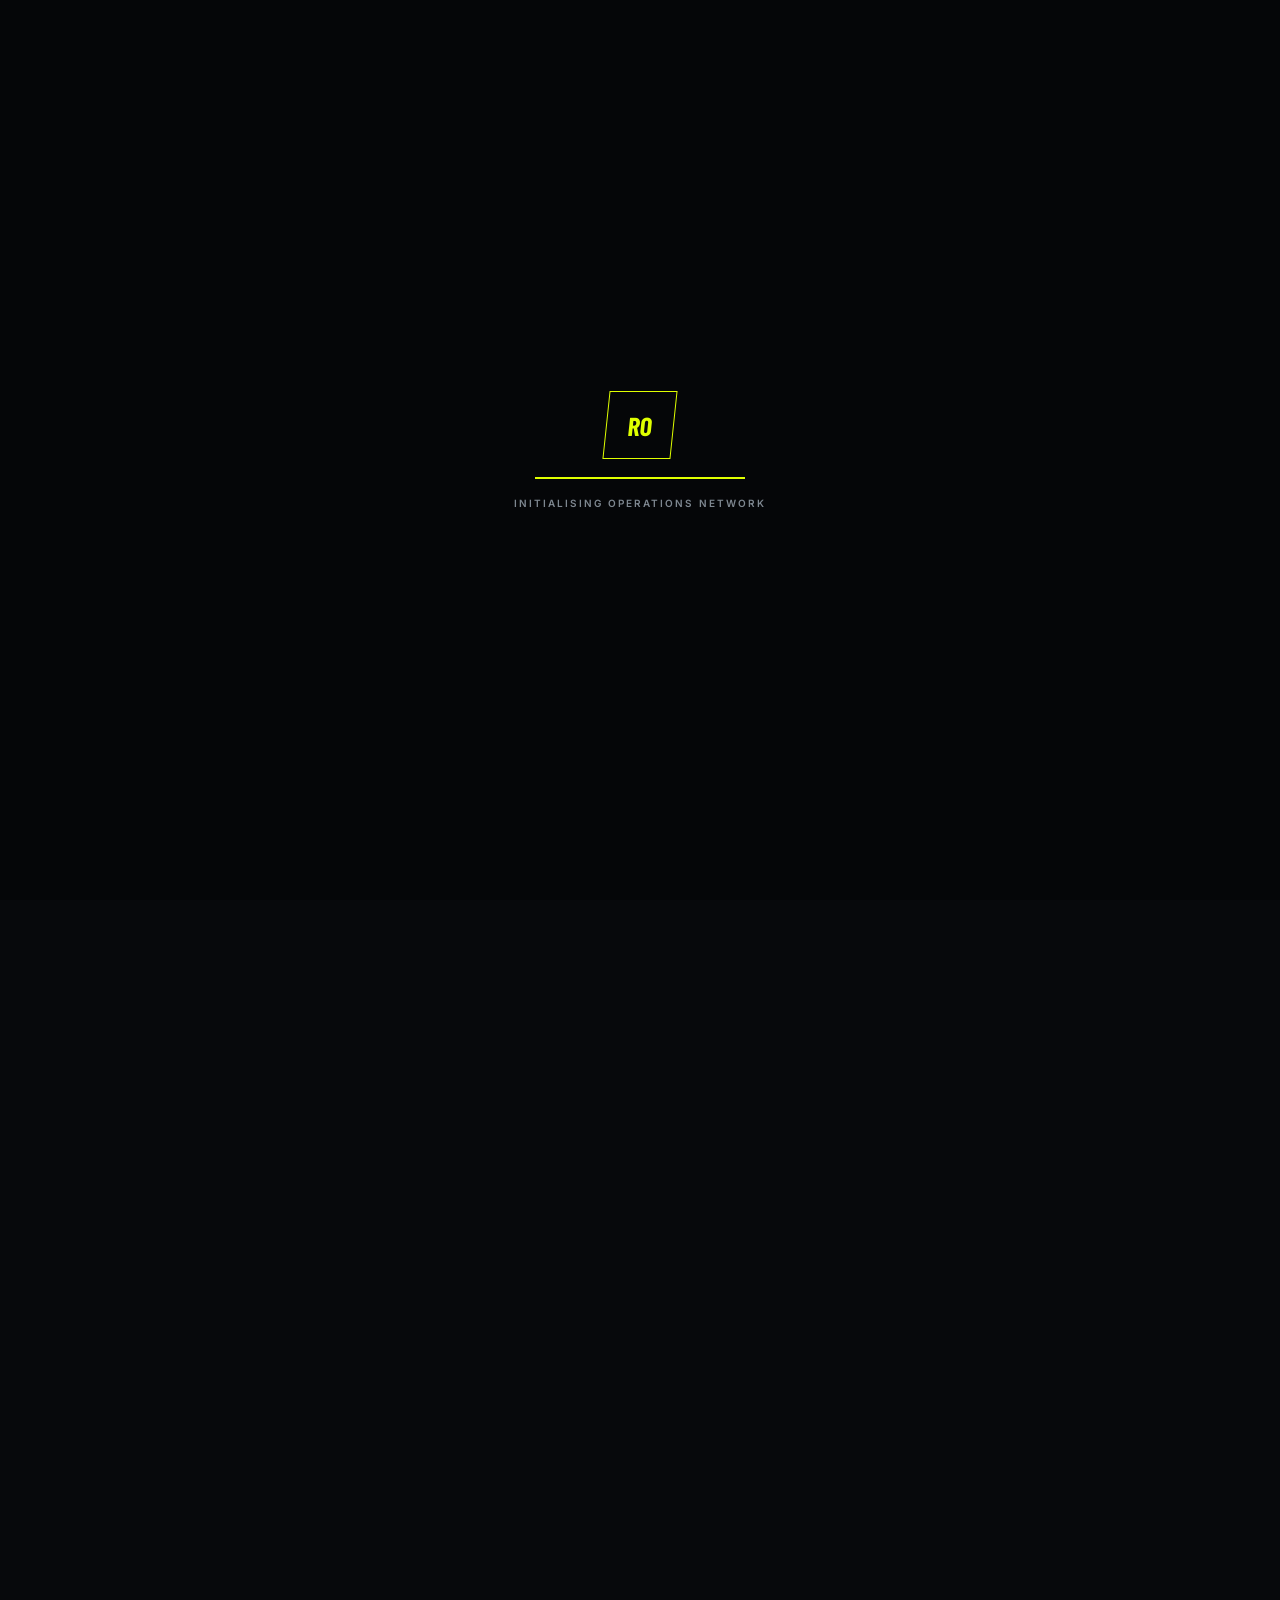
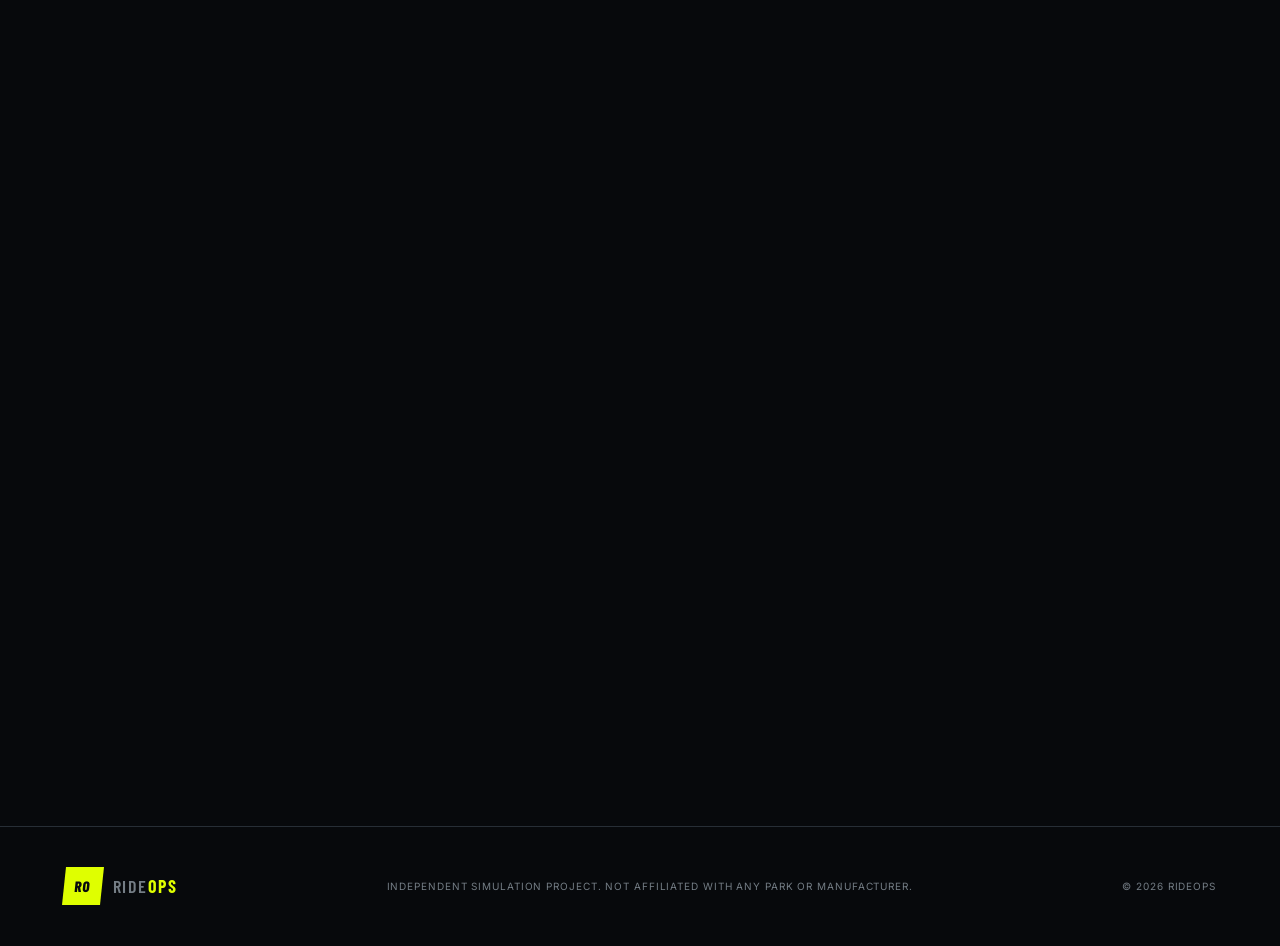
<file: index.html>
<!doctype html><html lang="en"><head><meta charset="utf-8"><meta name="viewport" content="width=device-width,initial-scale=1"><meta name="theme-color" content="#07090c"><title>RideOps // Operator Training</title><meta name="description" content="A browser-based theme park ride operations simulator."><link rel="preconnect" href="https://fonts.googleapis.com"><link rel="preconnect" href="https://fonts.gstatic.com" crossorigin><link href="https://fonts.googleapis.com/css2?family=Barlow+Condensed:wght@500;600;700&family=Inter:wght@400;500;600;700&display=swap" rel="stylesheet"><link rel="stylesheet" href="css/main.css"></head>
<body class="landing-page"><div id="app-loader" class="loader"><div class="loader__mark">RO</div><div class="loader__track"><i></i></div><span>Initialising operations network</span></div><div class="noise" aria-hidden="true"></div>
<header class="site-header"><a class="brand" href="index.html"><span class="brand__icon">RO</span><span>RIDE<strong>OPS</strong></span></a><nav><a href="#systems">Systems</a><a href="catalogue.html">Attractions</a><a href="#briefing">Briefing</a></nav><div class="header-actions"><button class="icon-button" data-audio-toggle aria-label="Toggle audio">◖</button><a class="button button--ghost" data-session-link href="login.html">Operator login</a></div></header>
<main><section class="hero"><div class="hero__visual" aria-hidden="true"><div class="orbit orbit--one"></div><div class="orbit orbit--two"></div><div class="ride-silhouette"><i></i><span></span></div></div><div class="hero__content reveal"><p class="eyebrow"><span class="status-dot"></span> Operations network online</p><h1>Run the ride.<br><em>Own the outcome.</em></h1><p class="hero__lede">A precision operations simulator built around procedure, timing and control. Master complex attractions from the operator's chair.</p><div class="hero__actions"><a class="button button--primary" href="catalogue.html">Enter operations <span>→</span></a><button class="button button--text" data-scroll="#briefing">View briefing <span>↓</span></button></div><dl class="hero__stats"><div><dt>01</dt><dd>Playable attraction</dd></div><div><dt>18</dt><dd>Active interlocks</dd></div><div><dt>100%</dt><dd>Manual authority</dd></div></dl></div><div class="hero__rail"><span>RIDEOPS / BUILD 0.8.0</span><span>SCROLL TO EXPLORE</span></div></section>
<section id="briefing" class="briefing section-shell reveal"><div><p class="eyebrow">Operator briefing 001</p><h2>There is no<br>“just press start.”</h2></div><div class="briefing__copy"><p>Every dispatch is a sequence. Check the platform. Secure the restraints. Confirm the interlocks. Take control.</p><p>RideOps models the pressure and precision of a real operator console—not an arcade approximation.</p></div></section>
<section id="systems" class="systems section-shell"><article class="feature reveal"><span>01 / PROCEDURE</span><h3>Interlocked systems</h3><p>Dispatch logic enforces platform clearance, restraint verification, gates and system health.</p></article><article class="feature reveal"><span>02 / CONTROL</span><h3>Manual authority</h3><p>Hold-to-run controls, drive enable, speed selection and a latching emergency stop.</p></article><article class="feature reveal"><span>03 / TELEMETRY</span><h3>Live feedback</h3><p>Readable diagnostics, state annunciators and operational scoring make each action accountable.</p></article></section>
<section class="cta section-shell reveal"><p class="eyebrow">Training slot available</p><h2>Toxicator is ready<br>for handover.</h2><a class="button button--primary" href="simulator.html">Take the console <span>→</span></a></section></main><footer><a class="brand" href="index.html"><span class="brand__icon">RO</span><span>RIDE<strong>OPS</strong></span></a><p>Independent simulation project. Not affiliated with any park or manufacturer.</p><span>© 2026 RIDEOPS</span></footer><script type="module" src="js/app.js"></script></body></html>
</file>
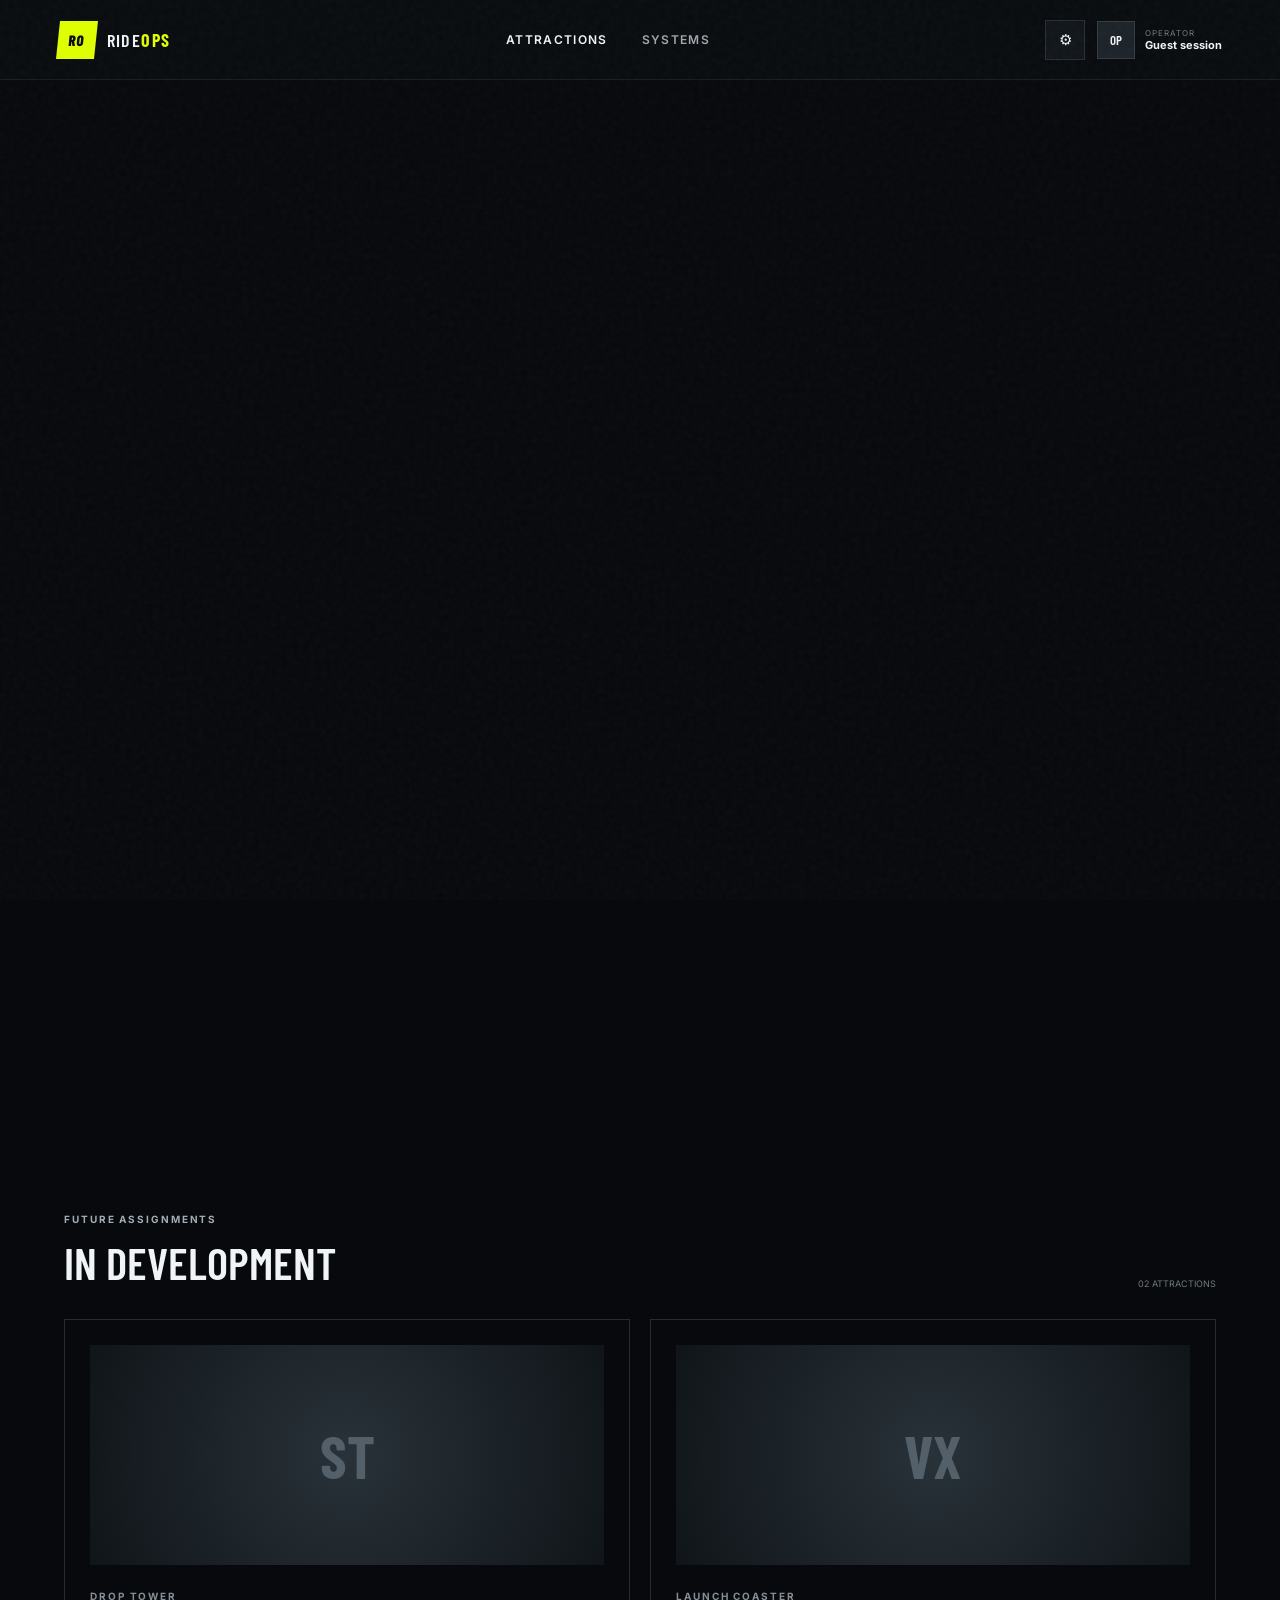
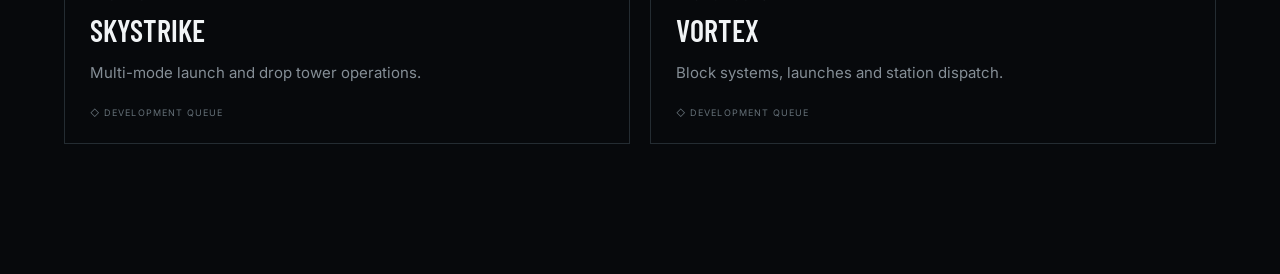
<file: catalogue.html>
<!doctype html><html lang="en"><head><meta charset="utf-8"><meta name="viewport" content="width=device-width,initial-scale=1"><title>Attraction Roster // RideOps</title><link rel="preconnect" href="https://fonts.googleapis.com"><link rel="preconnect" href="https://fonts.gstatic.com" crossorigin><link href="https://fonts.googleapis.com/css2?family=Barlow+Condensed:wght@500;600;700&family=Inter:wght@400;500;600;700&display=swap" rel="stylesheet"><link rel="stylesheet" href="css/main.css"></head>
<body class="catalogue-page"><div class="noise"></div><header class="site-header site-header--solid"><a class="brand" href="index.html"><span class="brand__icon">RO</span><span>RIDE<strong>OPS</strong></span></a><nav><a class="active" href="catalogue.html">Attractions</a><a href="index.html#systems">Systems</a></nav><div class="header-actions"><button class="icon-button" data-settings-open>⚙</button><div class="operator-chip"><span data-avatar>OP</span><div><small>OPERATOR</small><strong data-operator-name>Guest session</strong></div></div></div></header>
<main class="catalogue"><section class="catalogue__intro reveal"><div><p class="eyebrow">Operations roster / Sector 01</p><h1>Choose your<br><em>assignment.</em></h1></div><p>Train against authentic procedures, layered interlocks and fully manual ride sequences. Your decisions are logged.</p></section>
<section class="featured-ride reveal"><div class="featured-ride__art"><div class="ride-emblem"><span>TX</span><i></i></div><div class="availability"><span class="status-dot"></span> Available now</div></div><div class="featured-ride__info"><p class="eyebrow">Suspended Top Spin / Advanced</p><h2>Toxicator</h2><p>A floorless, back-to-back Top Spin operation. Coordinate platform procedures, prove every safety circuit, and shape the full arm and gondola envelope from a detailed operator console.</p><div class="ride-tags"><span>Manual control</span><span>Live interlocks</span><span>WebGL</span></div><dl class="ride-specs"><div><dt>RIDE TYPE</dt><dd>Suspended Top Spin</dd></div><div><dt>CAPACITY</dt><dd>38 riders</dd></div><div><dt>CYCLE</dt><dd>02:30</dd></div><div><dt>DIFFICULTY</dt><dd><i></i><i></i><i></i><i></i><i class="off"></i></dd></div></dl><a class="button button--primary" href="simulator.html">Begin operation <span>→</span></a></div></section>
<section class="coming"><div class="section-heading"><div><p class="eyebrow">Future assignments</p><h2>In development</h2></div><span>02 ATTRACTIONS</span></div><div class="ride-grid"><article class="ride-card"><div class="ride-card__art ride-card__art--tower"><span>ST</span></div><p class="eyebrow">Drop tower</p><h3>Skystrike</h3><p>Multi-mode launch and drop tower operations.</p><span class="lock">◇ Development queue</span></article><article class="ride-card"><div class="ride-card__art ride-card__art--coaster"><span>VX</span></div><p class="eyebrow">Launch coaster</p><h3>Vortex</h3><p>Block systems, launches and station dispatch.</p><span class="lock">◇ Development queue</span></article></div></section></main>
<div id="settings-modal" class="modal" hidden><div class="modal__backdrop" data-settings-close></div><section class="modal__card"><div class="modal__head"><div><p class="eyebrow">Local preferences</p><h2>Settings</h2></div><button class="icon-button" data-settings-close>×</button></div><label class="setting-row"><span><strong>Interface sounds</strong><small>Panel clicks and alerts</small></span><input type="checkbox" data-setting="audio" checked></label><label class="setting-row"><span><strong>Reduced motion</strong><small>Limit interface animation</small></span><input type="checkbox" data-setting="reducedMotion"></label><label class="setting-row"><span><strong>High contrast</strong><small>Increase panel legibility</small></span><input type="checkbox" data-setting="highContrast"></label></section></div><script type="module" src="js/catalogue.js"></script></body></html>
</file>
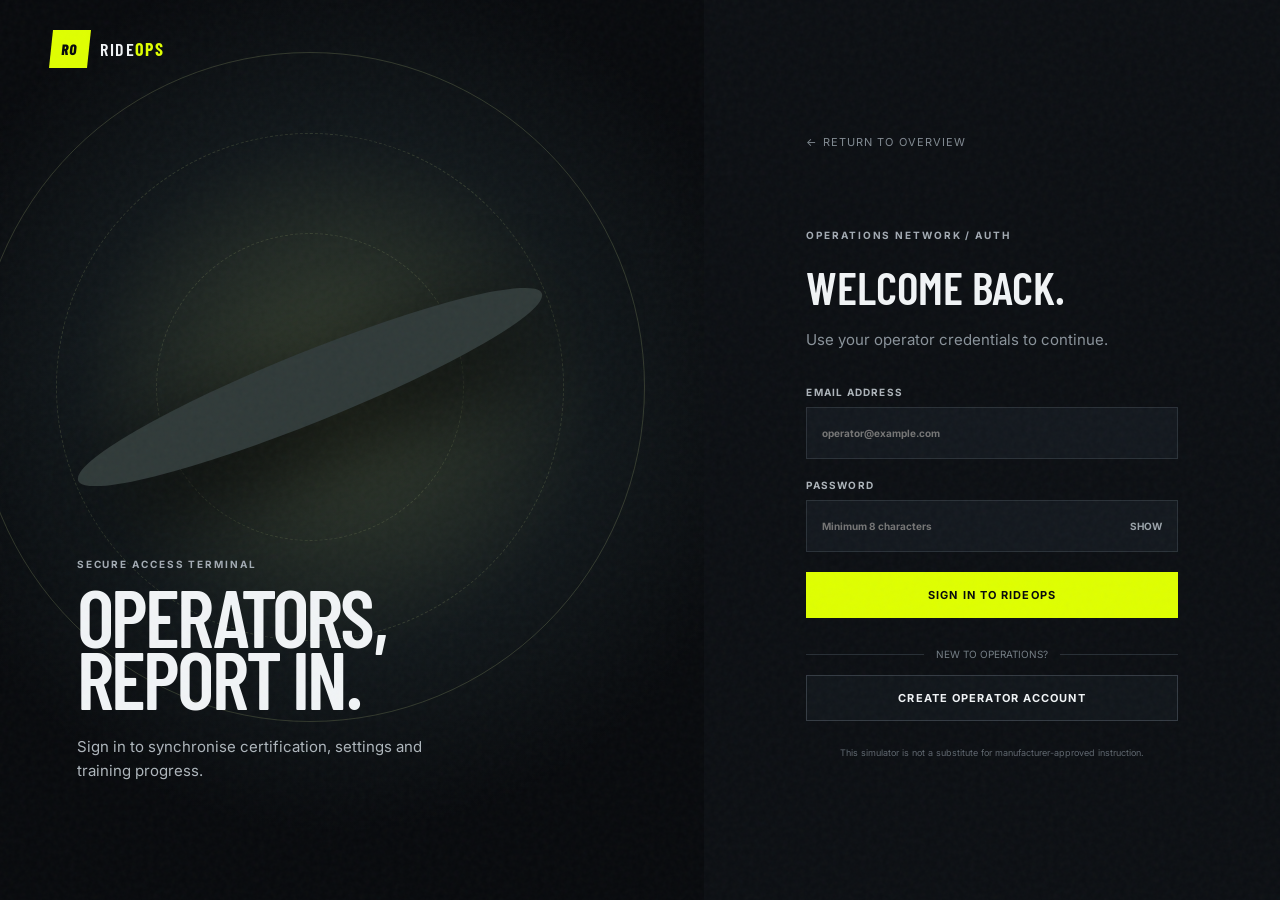
<file: login.html>
<!doctype html><html lang="en"><head><meta charset="utf-8"><meta name="viewport" content="width=device-width,initial-scale=1"><title>Operator Access // RideOps</title><link rel="preconnect" href="https://fonts.googleapis.com"><link rel="preconnect" href="https://fonts.gstatic.com" crossorigin><link href="https://fonts.googleapis.com/css2?family=Barlow+Condensed:wght@500;600;700&family=Inter:wght@400;500;600;700&display=swap" rel="stylesheet"><link rel="stylesheet" href="css/main.css"></head><body class="auth-page"><div class="noise"></div><a class="brand auth-brand" href="index.html"><span class="brand__icon">RO</span><span>RIDE<strong>OPS</strong></span></a><main class="auth-layout"><section class="auth-art"><div class="auth-art__ring"></div><div class="auth-art__caption"><p class="eyebrow">Secure access terminal</p><h1>Operators,<br>report in.</h1><p>Sign in to synchronise certification, settings and training progress.</p></div></section><section class="auth-panel"><div class="auth-card"><a class="back-link" href="index.html">← Return to overview</a><p class="eyebrow">Operations network / Auth</p><h2 id="auth-title">Welcome back.</h2><p id="auth-subtitle" class="muted">Use your operator credentials to continue.</p><div id="auth-alert" class="alert" role="alert" hidden></div><form id="auth-form" novalidate><label>Email address<input id="email" name="email" type="email" autocomplete="email" placeholder="operator@example.com" required></label><label>Password<span class="field-wrap"><input id="password" name="password" type="password" autocomplete="current-password" minlength="8" placeholder="Minimum 8 characters" required><button type="button" class="reveal-password">Show</button></span></label><button id="auth-submit" class="button button--primary button--wide" type="submit"><span>Sign in to RideOps</span><i class="spinner"></i></button></form><div class="auth-divider"><span>New to operations?</span></div><button id="auth-mode" class="button button--ghost button--wide">Create operator account</button><p class="legal">This simulator is not a substitute for manufacturer-approved instruction.</p></div></section></main><script type="module" src="js/auth-page.js"></script></body></html>
</file>
<file: css/main.css>
:root{--bg:#07090c;--panel:#101419;--panel2:#151a20;--line:#272e36;--muted:#8b949e;--white:#f1f4f6;--acid:#dfff00;--cyan:#45d7ff;--red:#ff3b32;--amber:#ffb020;--head:'Barlow Condensed',sans-serif;--body:Inter,sans-serif;--mono:'JetBrains Mono',monospace;--shadow:0 30px 90px #0008}*{box-sizing:border-box}html{scroll-behavior:smooth}body{margin:0;background:var(--bg);color:var(--white);font-family:var(--body);font-size:15px}a{color:inherit;text-decoration:none}button,input,select{font:inherit}button{color:inherit}button:focus-visible,a:focus-visible,input:focus-visible,select:focus-visible{outline:2px solid var(--acid);outline-offset:3px}.noise{position:fixed;inset:0;pointer-events:none;z-index:50;opacity:.035;background-image:url("data:image/svg+xml,%3Csvg viewBox='0 0 180 180' xmlns='http://www.w3.org/2000/svg'%3E%3Cfilter id='n'%3E%3CfeTurbulence type='fractalNoise' baseFrequency='.9' numOctaves='3' stitchTiles='stitch'/%3E%3C/filter%3E%3Crect width='100%25' height='100%25' filter='url(%23n)'/%3E%3C/svg%3E")}.loader{position:fixed;inset:0;background:#050608;z-index:1000;display:grid;place-content:center;justify-items:center;gap:18px;transition:opacity .5s,visibility .5s}.loader.is-hidden{opacity:0;visibility:hidden}.loader__mark{width:68px;height:68px;display:grid;place-items:center;border:1px solid var(--acid);font:700 26px var(--head);color:var(--acid);transform:skew(-6deg)}.loader__track{width:210px;height:2px;background:#242a30;overflow:hidden}.loader__track i{display:block;height:100%;background:var(--acid);animation:load 1.2s ease-in-out infinite}.loader span{font:600 10px var(--body);letter-spacing:.2em;text-transform:uppercase;color:#7e8790}@keyframes load{0%{width:0;transform:translateX(0)}50%{width:70%}100%{width:35%;transform:translateX(210px)}}.brand{display:flex;align-items:center;gap:11px;font:600 18px var(--head);letter-spacing:.08em}.brand strong{color:var(--acid)}.brand__icon{display:grid;place-items:center;width:38px;height:38px;background:var(--acid);color:#080a0c;font:800 15px var(--head);transform:skew(-6deg)}.site-header{height:80px;position:absolute;z-index:10;top:0;left:0;right:0;display:flex;align-items:center;padding:0 4.5vw;border-bottom:1px solid #ffffff12}.site-header--solid{position:relative;background:#090c0f}.site-header nav{display:flex;gap:34px;margin:auto;font-size:12px;font-weight:600;text-transform:uppercase;letter-spacing:.11em}.site-header nav a{color:#a0a7ad;transition:.2s}.site-header nav a:hover,.site-header nav .active{color:var(--white)}.header-actions{display:flex;align-items:center;gap:12px}.icon-button{width:40px;height:40px;border:1px solid var(--line);background:#11161b;display:grid;place-items:center;cursor:pointer}.button{min-height:46px;border:1px solid transparent;padding:0 20px;display:inline-flex;align-items:center;justify-content:center;gap:35px;text-transform:uppercase;letter-spacing:.1em;font-size:11px;font-weight:700;cursor:pointer;background:transparent;transition:.2s}.button--primary{background:var(--acid);color:#080a0c}.button--primary:hover{background:#edff6a;transform:translateY(-2px);box-shadow:0 8px 28px #dfff0026}.button--ghost{border-color:#343b43;background:#11161b}.button--ghost:hover{border-color:#79838d}.button--text{border:0;color:#b7bec5}.button--wide{width:100%}.eyebrow{text-transform:uppercase;letter-spacing:.19em;font-size:10px;font-weight:700;color:#a3abb3}.status-dot{width:7px;height:7px;display:inline-block;border-radius:50%;background:var(--acid);box-shadow:0 0 12px var(--acid);margin-right:8px}.hero{min-height:760px;height:100vh;position:relative;overflow:hidden;display:flex;align-items:center;padding:105px 8vw 70px;background:radial-gradient(circle at 72% 42%,#283029 0,#10151a 24%,#07090c 58%)}.hero:before{content:"";position:absolute;inset:0;background:linear-gradient(90deg,#07090c 0,transparent 48%),linear-gradient(0deg,#07090c 0,transparent 35%)}.hero__content{position:relative;z-index:2;max-width:700px}.hero h1,.auth-art h1{font:600 clamp(76px,8vw,135px)/.78 var(--head);letter-spacing:-.035em;text-transform:uppercase;margin:25px 0 35px}.hero h1 em,.catalogue h1 em{color:transparent;-webkit-text-stroke:1px #848d93;font-style:normal}.hero__lede{font-size:16px;line-height:1.7;color:#b0b7be;max-width:530px}.hero__actions{display:flex;gap:8px;margin:36px 0 65px}.hero__stats{display:flex;margin:0;gap:50px}.hero__stats div{padding-left:15px;border-left:1px solid #384047}.hero__stats dt{font:600 26px var(--head)}.hero__stats dd{margin:5px 0 0;font-size:10px;text-transform:uppercase;letter-spacing:.1em;color:#7f8891}.hero__visual{position:absolute;inset:0 0 0 42%;opacity:.9}.orbit{position:absolute;border:1px solid #a8b28132;border-radius:50%;left:44%;top:45%;transform:translate(-50%,-50%)}.orbit--one{width:650px;height:650px;animation:spin 25s linear infinite}.orbit--one:after{content:"";position:absolute;width:18px;height:18px;background:var(--acid);border-radius:50%;top:80px;left:80px;box-shadow:0 0 45px var(--acid)}.orbit--two{width:480px;height:480px;border-style:dashed;animation:spin 38s linear infinite reverse}.ride-silhouette{position:absolute;left:44%;top:44%;transform:translate(-50%,-50%) rotate(-22deg);width:460px;height:120px;background:linear-gradient(90deg,#2f383e,#777f7a 48%,#242b30);border-radius:60px;box-shadow:0 30px 60px #000}.ride-silhouette:before,.ride-silhouette:after{content:"";position:absolute;background:#171c20;width:220px;height:18px;left:120px;top:51px;transform:rotate(75deg)}.ride-silhouette:after{transform:rotate(-75deg)}.ride-silhouette i{position:absolute;width:110px;height:110px;border-radius:50%;left:175px;top:5px;background:#0d1114;border:15px solid #30383d;z-index:2}.ride-silhouette span{position:absolute;width:16px;height:430px;left:222px;top:85px;background:#242b30;transform:rotate(22deg);transform-origin:top}.hero__rail{position:absolute;right:2.2vw;top:120px;bottom:45px;display:flex;flex-direction:column;justify-content:space-between;writing-mode:vertical-rl;font-size:8px;letter-spacing:.2em;color:#737c84}.section-shell{max-width:1380px;margin:auto;padding:130px 6vw}.briefing{display:grid;grid-template-columns:1fr 1fr;gap:90px;align-items:end}.briefing h2,.cta h2{font:600 clamp(55px,7vw,100px)/.88 var(--head);text-transform:uppercase;margin:20px 0}.briefing__copy{border-left:1px solid var(--line);padding-left:55px;color:#aeb5bb;line-height:1.8;font-size:16px}.systems{display:grid;grid-template-columns:repeat(3,1fr);padding-top:0}.feature{padding:45px 35px;border:1px solid var(--line);min-height:260px}.feature+ .feature{border-left:0}.feature>span{font:600 9px var(--body);letter-spacing:.17em;color:var(--acid)}.feature h3{font:600 30px var(--head);text-transform:uppercase;margin:75px 0 12px}.feature p{color:#8f98a0;line-height:1.6;font-size:13px}.cta{text-align:center;border-top:1px solid var(--line);max-width:none;background:radial-gradient(circle at 50% 100%,#242d1b,transparent 45%)}footer{height:120px;border-top:1px solid var(--line);padding:0 5vw;display:flex;align-items:center;justify-content:space-between;color:#747d85;font-size:10px;text-transform:uppercase;letter-spacing:.09em}.reveal{opacity:0;transform:translateY(20px);transition:.8s}.reveal.is-visible{opacity:1;transform:none}@keyframes spin{to{transform:translate(-50%,-50%) rotate(360deg)}}
/* auth */.auth-page{min-height:100vh;overflow-x:hidden}.auth-brand{position:absolute;z-index:4;left:4vw;top:30px}.auth-layout{min-height:100vh;display:grid;grid-template-columns:1.1fr .9fr}.auth-art{position:relative;overflow:hidden;background:radial-gradient(circle at 48% 44%,#3a4433,#11171a 42%,#080a0d 70%);display:flex;align-items:flex-end;padding:8vw 6vw}.auth-art:after{content:"";position:absolute;width:500px;height:70px;top:43%;left:44%;background:#303a39;border-radius:50%;transform:translate(-50%,-50%) rotate(-22deg);box-shadow:0 30px 90px #000}.auth-art__ring{position:absolute;width:670px;height:670px;border:1px solid #b3c08038;border-radius:50%;top:43%;left:44%;transform:translate(-50%,-50%)}.auth-art__ring:before,.auth-art__ring:after{content:"";position:absolute;border:1px dashed #88956540;border-radius:50%;inset:80px}.auth-art__ring:after{inset:180px}.auth-art__caption{position:relative;z-index:2}.auth-art h1{font-size:80px;margin:15px 0 25px}.auth-art__caption>p:last-child{max-width:400px;color:#aeb6bc;line-height:1.6}.auth-panel{background:#0c0f13;display:grid;place-items:center;padding:80px 8vw}.auth-card{width:100%;max-width:440px}.back-link{display:inline-block;color:#818a92;font-size:11px;text-transform:uppercase;letter-spacing:.1em;margin-bottom:70px}.auth-card h2{font:600 46px var(--head);text-transform:uppercase;margin:18px 0 5px}.muted{color:#8a939b;line-height:1.5}.auth-card form{display:grid;gap:20px;margin-top:35px}.auth-card label{display:grid;gap:9px;font-size:10px;text-transform:uppercase;letter-spacing:.12em;font-weight:700;color:#aeb5bb}.auth-card input{height:52px;width:100%;background:#13181e;border:1px solid #2a3138;color:white;padding:0 15px;text-transform:none;letter-spacing:normal}.auth-card input:focus{border-color:var(--acid)}.field-wrap{position:relative}.reveal-password{position:absolute;right:10px;top:7px;height:38px;border:0;background:transparent;color:#9ba3aa;font-size:10px;text-transform:uppercase;cursor:pointer}.spinner{display:none;width:15px;height:15px;border:2px solid #0004;border-top-color:#000;border-radius:50%;animation:spin2 .7s linear infinite}.is-loading .spinner{display:block}.is-loading .button span{opacity:.6}@keyframes spin2{to{transform:rotate(360deg)}}.auth-divider{display:flex;align-items:center;gap:12px;color:#747d85;font-size:10px;text-transform:uppercase;margin:30px 0 15px}.auth-divider:before,.auth-divider:after{content:"";height:1px;flex:1;background:#272e35}.legal{font-size:9px;color:#5e666e;line-height:1.6;text-align:center;margin-top:25px}.alert{padding:12px 14px;margin-top:20px;border:1px solid #8e332f;background:#2d1515;color:#ffaaa4;font-size:12px}.alert.success{border-color:#54700f;background:#18200a;color:#dfff6b}
/* catalogue */.catalogue{max-width:1400px;margin:auto;padding:90px 5vw 130px}.catalogue__intro{display:grid;grid-template-columns:1.4fr .6fr;align-items:end;margin-bottom:65px}.catalogue h1{font:600 clamp(60px,7vw,100px)/.82 var(--head);text-transform:uppercase;margin:18px 0 0}.catalogue__intro>p{color:#929ba3;line-height:1.7;max-width:420px}.operator-chip{display:flex;align-items:center;gap:10px}.operator-chip>span{width:38px;height:38px;display:grid;place-items:center;background:#1c2329;border:1px solid #343c43;font:600 13px var(--head)}.operator-chip div{display:grid}.operator-chip small{font-size:8px;color:#707981;letter-spacing:.12em}.operator-chip strong{font-size:11px}.featured-ride{min-height:560px;display:grid;grid-template-columns:1.18fr .82fr;background:#11161b;border:1px solid #293139;box-shadow:var(--shadow)}.featured-ride__art{position:relative;overflow:hidden;display:grid;place-items:center;background:radial-gradient(circle,#53604d 0,#242c2d 32%,#0c1013 70%)}.featured-ride__art:before,.featured-ride__art:after{content:"";position:absolute;width:520px;height:520px;border:1px solid #b4c26e40;border-radius:50%;animation:spin 25s linear infinite;left:50%;top:50%;transform:translate(-50%,-50%)}.featured-ride__art:after{width:390px;height:390px;border-style:dashed;animation-direction:reverse}.ride-emblem{position:relative;z-index:2;width:250px;height:250px;border-radius:50%;display:grid;place-items:center;background:#141a1d;border:18px solid #333e3c;box-shadow:0 35px 70px #000}.ride-emblem span{font:700 75px var(--head);color:var(--acid);transform:skew(-7deg)}.ride-emblem i{position:absolute;width:440px;height:60px;background:#313a3a;z-index:-1;transform:rotate(-18deg);border-radius:40px}.availability{position:absolute;z-index:4;bottom:25px;left:25px;padding:11px 14px;background:#0b0e11d9;border:1px solid #323b42;font-size:9px;text-transform:uppercase;letter-spacing:.13em}.featured-ride__info{padding:65px 55px}.featured-ride__info h2{font:600 70px/.9 var(--head);text-transform:uppercase;margin:15px 0 20px}.featured-ride__info>p:not(.eyebrow){color:#9aa3aa;line-height:1.7}.ride-tags{display:flex;gap:7px;margin:25px 0}.ride-tags span{border:1px solid #343d44;padding:7px 9px;font-size:8px;text-transform:uppercase;letter-spacing:.1em}.ride-specs{display:grid;grid-template-columns:1fr 1fr;margin:30px 0}.ride-specs div{padding:15px 0;border-top:1px solid #2b333a}.ride-specs dt{font-size:8px;letter-spacing:.14em;color:#707981}.ride-specs dd{margin:7px 0;font:600 17px var(--head);text-transform:uppercase}.ride-specs dd i{display:inline-block;width:13px;height:4px;background:var(--acid);margin-right:3px}.ride-specs dd i.off{background:#394149}.coming{margin-top:120px}.section-heading{display:flex;justify-content:space-between;align-items:end;margin-bottom:30px}.section-heading h2{font:600 45px var(--head);text-transform:uppercase;margin:8px 0 0}.section-heading>span{font-size:9px;color:#707981}.ride-grid{display:grid;grid-template-columns:1fr 1fr;gap:20px}.ride-card{padding:25px;border:1px solid #242c32}.ride-card__art{height:220px;display:grid;place-items:center;background:radial-gradient(circle,#293239,#101519);margin-bottom:25px}.ride-card__art span{font:700 60px var(--head);color:#53606a}.ride-card h3{font:600 30px var(--head);text-transform:uppercase;margin:8px 0}.ride-card p{color:#858e96}.lock{display:block;color:#657078;font-size:9px;text-transform:uppercase;letter-spacing:.12em;margin-top:25px}.modal{position:fixed;z-index:100;inset:0}.modal__backdrop{position:absolute;inset:0;background:#000b;backdrop-filter:blur(5px)}.modal__card{position:absolute;right:0;top:0;bottom:0;width:min(460px,100%);background:#101419;border-left:1px solid #30383f;padding:45px}.modal__head{display:flex;justify-content:space-between}.modal__head h2{font:600 45px var(--head);text-transform:uppercase;margin:5px 0 40px}.setting-row{padding:20px 0;border-top:1px solid #293139;display:flex;justify-content:space-between}.setting-row span{display:grid;gap:6px}.setting-row strong{font-size:12px}.setting-row small{color:#7e8790}
/* simulator */.sim-page{height:100vh;overflow:hidden;background:#090c10}.sim-header{height:62px;display:flex;align-items:center;padding:0 18px;background:#0b0e12;border-bottom:1px solid #2a3137}.sim-header .brand{margin-right:24px}.sim-header__divider{height:26px;width:1px;background:#30373e;margin-right:24px}.sim-header>div:not(.sim-header__right){display:grid}.sim-header small{font-size:7px;color:#69737c;letter-spacing:.15em}.sim-header strong{font:600 13px var(--head);letter-spacing:.05em}.sim-header__right{margin-left:auto;display:flex;align-items:center;gap:8px}.sim-header__right>span{font:600 11px var(--mono);color:#98a1a9;margin-right:15px}.sim-layout{height:calc(100vh - 62px);display:grid;grid-template-columns:minmax(0,1fr) 480px}.viewport{position:relative;min-width:0;background:#111820;overflow:hidden}.viewport canvas{width:100%;height:100%;display:block}.viewport:after{content:"";position:absolute;inset:0;pointer-events:none;background:linear-gradient(90deg,#0003,transparent 25%),linear-gradient(0deg,#0007,transparent 35%)}.webgl-error{position:absolute;inset:0;display:grid;place-content:center;text-align:center;background:#111820;color:#88939d}.webgl-error strong{font:600 28px var(--head);color:white}.view-tabs{position:absolute;z-index:3;left:18px;top:18px;display:flex;background:#0b0f13cc;border:1px solid #323b43}.view-tabs button{height:34px;border:0;border-right:1px solid #323b43;background:transparent;padding:0 16px;font-size:8px;text-transform:uppercase;letter-spacing:.12em;color:#808a92;cursor:pointer}.view-tabs button.active{color:#0a0c0e;background:var(--acid)}.viewport__hud{position:absolute;z-index:3;left:20px;right:20px;bottom:20px;display:flex;gap:8px}.viewport__hud div{background:#090d11df;border:1px solid #303840;padding:11px 15px;min-width:130px;display:grid}.viewport__hud small{font-size:7px;color:#75808a;letter-spacing:.14em}.viewport__hud strong{font:600 16px var(--mono);margin-top:4px}.console{background:#11161b;border-left:1px solid #343c43;overflow:auto;padding-bottom:20px;box-shadow:-15px 0 50px #0006}.console__top{height:65px;padding:0 17px;display:flex;align-items:center;justify-content:space-between;background:#0a0d10;border-bottom:1px solid #2b333a}.console__top>div:first-child{display:grid;gap:5px}.console__top small,.score small{font-size:7px;letter-spacing:.14em;color:#6f7982}.console__top strong{font:600 12px var(--mono)}#state-label i{display:inline-block;width:7px;height:7px;border-radius:50%;background:#7e8991;margin-right:6px}.score{text-align:right}.score strong{display:block;font-size:20px;color:var(--acid)}.message-display{margin:12px 15px;min-height:54px;border:1px solid #344047;background:#070a0d;display:flex;align-items:center;padding:10px 12px;gap:12px}.message-display>span{border:1px solid #4e5a62;padding:5px;font:600 8px var(--mono);color:var(--acid)}.message-display p{margin:0;font:500 10px/1.4 var(--mono);color:#a9b2b9}.panel-section{margin:0 15px;border:1px solid #30383e;background:linear-gradient(#181e23,#11161a);padding:12px;box-shadow:inset 0 1px #ffffff0d}.panel-section+.panel-section{border-top:0}.panel-section h2{font:600 9px var(--body);text-transform:uppercase;letter-spacing:.14em;color:#abb3ba;margin:0 0 12px;display:flex;justify-content:space-between}.panel-section h2 span{color:#69747c}.annunciators{display:grid;grid-template-columns:repeat(3,1fr);gap:5px}.annunciators div{height:33px;background:#0a0d10;border:1px solid #293138;display:flex;align-items:center;padding:0 7px;gap:7px;font-size:7px;text-transform:uppercase;color:#6e7880}.annunciators i{width:8px;height:8px;border-radius:50%;background:#323b41;box-shadow:inset 0 1px 3px #000}.annunciators div.on{color:#d0d6da}.annunciators div.on i{background:var(--acid);box-shadow:0 0 9px var(--acid)}.annunciators [data-lamp=fault].on i{background:var(--red);box-shadow:0 0 9px var(--red)}.control-row{display:grid;grid-template-columns:repeat(4,1fr);gap:6px}.panel-button{height:66px;border:1px solid #374149;background:linear-gradient(#242c32,#14191d);padding:7px;display:grid;grid-template-columns:18px 1fr;align-items:center;text-align:left;cursor:pointer}.panel-button i{width:13px;height:13px;background:#3b444a;border:2px solid #111;border-radius:50%;box-shadow:0 2px 3px #000}.panel-button span{font:600 7px/1.25 var(--body)}.panel-button small{display:block;font-size:6px;color:#6f7981;margin-top:4px}.panel-button.active i{background:var(--acid);box-shadow:0 0 9px #dfff0088}.panel-button--key i{height:24px;border-radius:2px;transform:rotate(-35deg)}.panel-button--key.active i{transform:rotate(35deg)}.drive-grid{display:grid;grid-template-columns:1fr 1fr 1fr;gap:6px}.panel-button--drive{grid-row:span 2;height:auto}.speed-selector{height:66px;border:1px solid #374149;background:#14191d;padding:8px;display:grid;gap:5px;font-size:7px;letter-spacing:.1em}.speed-selector select{width:100%;background:#080b0e;color:#d5dadd;border:1px solid #303940;font:600 8px var(--mono)}.hold-button{height:55px;border:1px solid #3b454d;background:linear-gradient(#2d363c,#14191d);font:600 16px var(--mono);cursor:pointer}.hold-button span{display:block;font:600 6px var(--body);letter-spacing:.08em;margin-top:5px}.hold-button:active,.hold-button.pressed{background:#4a571c;border-color:var(--acid);color:var(--acid)}.panel-section--dispatch{padding-bottom:15px}.dispatch-row{display:grid;grid-template-columns:1fr 1.5fr 1fr;align-items:center;justify-items:center}.round-button{width:60px;height:60px;border-radius:50%;background:#12628c;border:7px solid #252c31;box-shadow:0 4px 0 #080a0c;color:white;cursor:pointer}.round-button i{display:block}.round-button span{font-size:6px;font-weight:700}.dispatch-button{width:108px;height:65px;background:#3b6d12;border:7px solid #283129;border-radius:8px;box-shadow:0 4px 0 #070907;color:#e9ffe1;cursor:pointer}.dispatch-button i{display:none}.dispatch-button span{font-size:9px;font-weight:800;letter-spacing:.1em}.dispatch-button.ready{background:#7fbf24;box-shadow:0 0 18px #8cdf3170,0 4px 0 #070907}.dispatch-button:active{transform:translateY(3px);box-shadow:none}.estop{width:72px;height:72px;border-radius:50%;border:7px solid #dfb51e;background:#c7221e;box-shadow:0 5px 0 #4d0806,0 0 0 2px #111;color:white;cursor:pointer}.estop span{font-size:6px;font-weight:800}.estop.latched{transform:translateY(4px);background:#861613;box-shadow:0 1px 0 #4d0806}.toasts{position:fixed;z-index:20;left:20px;top:82px;display:grid;gap:8px}.toast{background:#0b0f13e8;border-left:3px solid var(--acid);padding:12px 16px;box-shadow:var(--shadow);font-size:11px;animation:toast .3s}.toast.error{border-color:var(--red)}@keyframes toast{from{transform:translateX(-30px);opacity:0}}dialog{width:min(480px,90vw);background:#11171c;color:white;border:1px solid #3a444c;padding:40px;box-shadow:var(--shadow)}dialog::backdrop{background:#000b;backdrop-filter:blur(5px)}dialog h2{font:600 40px var(--head);text-transform:uppercase;margin:10px 0}dialog li,dialog>p:last-child{color:#9da6ad;line-height:1.7}#help-close{position:absolute;right:15px;top:15px;background:transparent;border:0;font-size:25px;cursor:pointer}.state-running #state-label i{background:var(--acid);box-shadow:0 0 8px var(--acid)}.state-fault #state-label i{background:var(--red);box-shadow:0 0 8px var(--red)}body.high-contrast{--muted:#c6ccd1;--line:#56616a}body.reduced-motion *,@media(prefers-reduced-motion:reduce){animation-duration:.01ms!important;transition-duration:.01ms!important}
@media(max-width:1100px){.sim-layout{grid-template-columns:minmax(0,1fr) 420px}.hero__visual{opacity:.55}.featured-ride__info{padding:45px 35px}}@media(max-width:800px){.site-header{padding:0 18px}.site-header nav{display:none}.hero{padding-left:25px}.hero h1{font-size:67px}.hero__visual{left:25%;opacity:.35}.hero__stats{gap:15px}.briefing,.catalogue__intro,.auth-layout{grid-template-columns:1fr}.systems,.ride-grid{grid-template-columns:1fr}.feature+.feature{border-left:1px solid var(--line);border-top:0}.auth-art{display:none}.featured-ride{grid-template-columns:1fr}.featured-ride__art{min-height:420px}.sim-page{overflow:auto}.sim-layout{height:auto;grid-template-columns:1fr}.viewport{height:55vh}.console{overflow:visible}.operator-chip div{display:none}}@media(max-width:520px){.header-actions .button{display:none}.hero__stats{display:none}.hero__actions{flex-direction:column;align-items:stretch}.catalogue{padding-left:15px;padding-right:15px}.featured-ride__info{padding:35px 22px}.ride-emblem{transform:scale(.75)}.console{padding:0 0 20px}.control-row{grid-template-columns:1fr 1fr}.annunciators{grid-template-columns:1fr 1fr}.sim-header>div:not(.sim-header__right),.sim-header__divider{display:none}}
.webgl-error[hidden]{display:none!important}

/* simulator v5: complete park and Top Spin operating flow */
.sim-layout{grid-template-columns:minmax(0,1fr) 540px}
.operations-strip{position:absolute;z-index:3;left:50%;top:18px;transform:translateX(-50%);display:flex;background:#090d11e8;border:1px solid #303b42;box-shadow:0 12px 35px #0008;backdrop-filter:blur(10px)}
.operations-strip div{min-width:112px;padding:9px 12px;border-right:1px solid #303b42;display:grid;gap:3px}.operations-strip div:last-child{border-right:0}.operations-strip small{font-size:6px;letter-spacing:.16em;color:#697681}.operations-strip strong{font:600 9px var(--mono);color:#c9d0d5}.operations-strip [data-status=entrance]{color:var(--acid)}
.viewport__hud--advanced div{min-width:112px;flex:0 1 138px}.viewport__hud--advanced strong{font-size:14px}
.passenger-section{background:linear-gradient(145deg,#1c2429,#101519)}
.guest-summary{display:grid;grid-template-columns:repeat(5,1fr);border:1px solid #313a41;background:#090d10;margin-bottom:10px}.guest-summary div{padding:8px 7px;border-right:1px solid #313a41;display:grid;gap:3px}.guest-summary div:last-child{border-right:0}.guest-summary small{font-size:5px;letter-spacing:.1em;color:#69757f}.guest-summary strong{font:600 14px var(--mono);color:#e6ebee}
.seat-map{padding:8px;background:#090c0f;border:1px solid #293239;display:grid;gap:5px}.seat-map__row{display:grid;grid-template-columns:repeat(19,1fr);gap:4px}.seat-map i{display:block;aspect-ratio:1;border-radius:50%;background:#273139;box-shadow:inset 0 1px 2px #000;transition:background .2s,box-shadow .2s,transform .2s}.seat-map i.occupied{background:#d7a51e;box-shadow:0 0 5px #e5ae21}.seat-map i.moving{animation:seatPulse .45s alternate infinite}.seat-map i.proved{background:var(--acid);box-shadow:0 0 6px var(--acid)}@keyframes seatPulse{to{opacity:.35;transform:scale(.72)}}
.challenge-strip{display:grid;grid-template-columns:repeat(6,1fr);gap:4px;margin-top:7px}.challenge-strip span{padding:5px 3px;text-align:center;border:1px solid #2c343a;background:#0c1013;color:#5e6870;font:600 6px var(--mono)}.challenge-strip span.complete{border-color:#8bab1b;color:var(--acid);background:#19210a;box-shadow:inset 0 0 10px #a8dc0018}
.annunciators--six{grid-template-columns:repeat(3,1fr)}
.control-row--five{grid-template-columns:repeat(5,1fr)}
.control-row--five .panel-button{height:76px;padding:6px;grid-template-columns:15px 1fr}.control-row--five .panel-button span{font-size:6px}.control-row--five .panel-button small{min-height:14px}
kbd{display:inline-grid;place-items:center;min-width:17px;height:17px;padding:0 4px;border:1px solid #59636a;border-bottom-width:2px;border-radius:2px;background:#0a0d0f;color:#c8d0d5;font:600 7px var(--mono);box-shadow:0 1px 2px #000;text-transform:uppercase}.panel-button kbd,.system-button kbd,.hold-button kbd{margin-top:5px}.panel-button span kbd{display:grid;width:max-content}
.mode-row{display:grid;grid-template-columns:1.35fr 1fr .72fr .72fr;gap:6px;margin-bottom:6px}.speed-selector--wide,.mode-row .speed-selector{height:70px}.speed-selector--wide select,.mode-row .speed-selector select{height:30px;padding:0 7px}.mode-row .panel-button{height:70px}.mode-row .panel-button kbd{display:grid;width:max-content}
.manual-grid{display:grid;grid-template-columns:1fr 1fr 1fr;gap:6px}.manual-grid .hold-button{height:70px}.manual-grid .hold-button kbd{margin-left:auto;margin-right:auto}.system-button{height:70px;border:1px solid #3b454d;background:linear-gradient(#273036,#14191d);color:#d8dee2;cursor:pointer;display:grid;grid-template-columns:16px 1fr 22px;gap:7px;align-items:center;text-align:left;padding:7px}.system-button i{width:12px;height:12px;border-radius:50%;background:#343e44;border:2px solid #111}.system-button span{font:600 7px var(--body)}.system-button small{display:block;margin-top:4px;color:#727d85;font-size:6px}.system-button.active i{background:var(--acid);box-shadow:0 0 8px var(--acid)}.system-button.pressed,.brake-paddle:active{border-color:var(--acid);background:linear-gradient(#47551b,#18200d);box-shadow:inset 0 0 18px #ceff0018}.system-button--stop{grid-column:2/4;border-color:#614443}.system-button--stop i{background:#a52b25}.system-button--stop.active{border-color:#e1685f;background:#37201e}.system-button.inhibited,.hold-button.inhibited{opacity:.38;filter:saturate(.3)}
.panel-note{margin:9px 2px 0;color:#78838b;font:500 7px/1.55 var(--mono)}
.motion-instruments{display:grid;grid-template-columns:repeat(4,1fr);margin-top:9px;border:1px solid #303b42;background:#090d10}.motion-instruments>div{min-width:0;padding:8px 7px;border-right:1px solid #303b42;display:grid;gap:4px}.motion-instruments>div:last-child{border-right:0}.motion-instruments small{font:600 5px var(--mono);letter-spacing:.1em;color:#65727b}.motion-instruments strong{font:600 9px var(--mono);color:#dce2e5;white-space:nowrap}.manual-coach{margin:6px 0 0;padding:7px 9px;border-left:2px solid var(--acid);background:#0b100d;color:#a6b58b;font:500 7px/1.5 var(--mono)}
.round-button kbd,.estop kbd,.dispatch-button kbd{margin:5px auto 0}.round-button,.estop{height:auto;min-height:70px}.dispatch-button{height:74px}.dispatch-button kbd{border-color:#ffffff55;color:#fff;background:#0005}
.operating-manual{width:min(760px,92vw);max-height:88vh;overflow:auto}.operating-manual h3{font:600 22px var(--head);text-transform:uppercase;margin:28px 0 10px}.operating-manual ol{padding-left:20px}.operating-manual li{padding-left:5px;margin:8px 0}.key-grid{display:grid;grid-template-columns:1fr 1fr;gap:6px}.key-grid span{border:1px solid #303940;background:#0a0e11;padding:8px 10px;color:#9da7ae;font-size:9px}.key-grid kbd{margin-right:6px}
.state-running .operations-strip{border-color:#6e851e}.state-running .console__top{box-shadow:inset 4px 0 var(--acid)}.state-fault .console__top{box-shadow:inset 4px 0 var(--red)}
.sim-page .toasts{top:180px}
@media(max-width:1400px){.sim-layout{grid-template-columns:minmax(0,1fr) 500px}.operations-strip{left:18px;right:auto;top:62px;transform:none}.operations-strip div{min-width:95px}.viewport__hud--advanced>div:last-child{display:none}.control-row--five{grid-template-columns:repeat(3,1fr)}.control-row--five .panel-button{height:66px}}
@media(max-width:800px){.operations-strip{left:12px;right:12px;top:62px;overflow:auto}.operations-strip div{min-width:100px}.viewport__hud--advanced{overflow:auto}.sim-layout{grid-template-columns:1fr}.control-row--five{grid-template-columns:repeat(2,1fr)}.mode-row{grid-template-columns:1fr 1fr}.speed-selector--wide{grid-column:1/3}.manual-grid{grid-template-columns:1fr 1fr}.system-button--stop{grid-column:auto}.key-grid{grid-template-columns:1fr}}

/* simulator v8: paged operator desk, live demand and maintenance call-outs */
.sim-layout{grid-template-columns:minmax(0,1fr) 600px}
.console{padding-bottom:0;background:#0d1216;scrollbar-color:#3b464d #090c0f}
.console__top{position:sticky;top:0;z-index:8;height:62px}
.message-display{margin:10px 14px;min-height:50px}
.console-tabs{position:sticky;top:62px;z-index:7;margin:0 14px 10px;display:grid;grid-template-columns:repeat(3,1fr);border:1px solid #354048;background:#080b0e;box-shadow:0 8px 20px #0008}
.console-tabs button{position:relative;height:44px;border:0;border-right:1px solid #303940;background:#11171c;color:#75818a;font:700 8px var(--body);letter-spacing:.1em;text-transform:uppercase;cursor:pointer}
.console-tabs button:last-child{border-right:0}.console-tabs button span{color:#4f5b64;margin-right:5px}.console-tabs button.active{background:var(--acid);color:#090b0d}.console-tabs button.active span{color:#526000}.console-tabs button i{position:absolute;right:8px;top:8px;width:6px;height:6px;border-radius:50%;background:#343e45}.console-tabs button.alarm i{background:var(--red);box-shadow:0 0 9px var(--red);animation:alarmBlink .8s step-end infinite}.console-tabs button.active.alarm{background:var(--red);color:#fff}@keyframes alarmBlink{50%{opacity:.25}}
.console[data-active-panel="operate"] [data-console-panel]:not([data-console-panel="operate"]),.console[data-active-panel="motion"] [data-console-panel]:not([data-console-panel="motion"]),.console[data-active-panel="maintenance"] [data-console-panel]:not([data-console-panel="maintenance"]){display:none}
.panel-section{margin:0 14px;padding:13px}.panel-section h2{margin-bottom:11px}.panel-section--dispatch{position:sticky;bottom:0;z-index:6;margin-top:10px;border-top:1px solid #46525a!important;background:linear-gradient(#171e23,#090d10);box-shadow:0 -12px 28px #000c}
.console-select{min-width:0;display:grid;gap:6px;color:#8e9aa2;font:700 6px var(--body);letter-spacing:.12em}.console-select select{width:100%;height:30px;padding:0 8px;border:1px solid #3a464e;background:#080c0f;color:#d9e0e4;font:600 8px var(--mono)}
.demand-control{display:grid;grid-template-columns:1.7fr repeat(3,1fr);gap:6px;margin-bottom:9px}.demand-control>div,.reliability-grid>div{display:grid;align-content:center;gap:4px;padding:7px 9px;border:1px solid #303b42;background:#090d10}.demand-control small,.reliability-grid small{font:600 5px var(--mono);letter-spacing:.1em;color:#67747d}.demand-control strong,.reliability-grid strong{font:600 9px var(--mono);color:var(--acid)}
.operation-permit{display:grid;grid-template-columns:1fr 1.5fr;gap:7px;margin-bottom:8px}.operation-permit>p{margin:0;display:flex;align-items:center;gap:8px;padding:7px 10px;border-left:2px solid var(--acid);background:#0a100c;color:#96a08c;font:500 7px/1.45 var(--mono)}.operation-permit>p strong{color:var(--acid);white-space:nowrap}
.panel-button:disabled,.service-button:disabled,#inject-fault:disabled{opacity:.34;filter:saturate(.2);cursor:not-allowed}.annunciators--six{grid-template-columns:repeat(3,1fr)}
.return-section{background:linear-gradient(145deg,#151d20,#0e1417)}.return-head{display:grid;grid-template-columns:1.5fr .8fr;gap:7px}.return-head>div{min-height:53px;border:1px solid #334047;background:#080c0f;padding:9px;display:grid;align-content:center;gap:5px}.return-head small{font:600 6px var(--mono);color:#6b7881;letter-spacing:.1em}.return-head strong{font:700 10px var(--mono);color:#dce3e7}.return-head [data-lamp]{grid-template-columns:13px 1fr;align-items:center}.return-head [data-lamp]>i{width:10px;height:10px;border-radius:50%;background:#344048}.return-head [data-lamp].on>i{background:var(--acid);box-shadow:0 0 10px var(--acid)}.return-head [data-lamp] span{font:700 7px var(--body)}.return-head [data-lamp] span small{display:block;margin-top:4px}
.motion-return-strip{display:grid;grid-template-columns:1fr 1.8fr;gap:7px;margin-bottom:7px}.motion-return-strip>div,.motion-return-strip>p{min-height:42px;margin:0;border:1px solid #354148;background:#090d10;padding:8px}.motion-return-strip>div{display:grid;grid-template-columns:10px 1fr;align-items:center;gap:7px}.motion-return-strip>div>i{width:8px;height:8px;border-radius:50%;background:#364149}.motion-return-strip>div.on>i{background:var(--acid);box-shadow:0 0 8px var(--acid)}.motion-return-strip span{font:700 6px var(--body)}.motion-return-strip small{display:block;margin-top:4px;color:var(--acid);font:700 7px var(--mono)}.motion-return-strip>p{border-left:2px solid var(--amber);color:#929da4;font:500 6px/1.5 var(--mono)}.motion-return-strip>p strong{color:var(--amber)}
.return-track{display:grid;grid-template-columns:auto 1fr auto 1fr auto 1fr auto;align-items:center;margin:12px 4px 8px}.return-track>span{width:40px;height:40px;border:1px solid #3a464e;border-radius:50%;display:grid;place-content:center;text-align:center;background:#0b0f12;color:#66737c;font:700 9px var(--mono)}.return-track>span small{display:block;margin-top:2px;font:600 5px var(--body);text-transform:uppercase}.return-track>i{height:1px;background:#39434a}.return-track>span.active{border-color:var(--amber);color:var(--amber);box-shadow:0 0 13px #ffb0203d}.return-track>span.complete{border-color:var(--acid);background:#1c2608;color:var(--acid)}.return-track>span.complete+ i{background:var(--acid)}.return-section>p{margin:8px 0 0;color:#84919a;font:500 7px/1.55 var(--mono)}
.fault-display{min-height:88px;padding:14px;border:1px solid #344048;background:radial-gradient(circle at 100% 0,#1b2429,#080c0f 55%);display:grid;gap:6px}.fault-display>span{font:700 7px var(--mono);letter-spacing:.13em;color:var(--acid)}.fault-display>strong{font:600 13px/1.35 var(--mono)}.fault-display>small{color:#76828a;font:600 7px var(--mono)}.fault-display.active{border-color:#8f3935;background:radial-gradient(circle at 100% 0,#481a18,#110908 62%);box-shadow:inset 4px 0 var(--red)}.fault-display.active>span,.fault-display.active>small{color:#ff746d}
.mechanic-summary{display:grid;grid-template-columns:1.4fr 1fr 1fr;margin-top:7px;border:1px solid #313d44;background:#080c0f}.mechanic-summary>div{padding:9px;border-right:1px solid #313d44;display:grid;gap:4px}.mechanic-summary>div:last-child{border-right:0}.mechanic-summary small{font:600 5px var(--mono);letter-spacing:.1em;color:#6a7680}.mechanic-summary strong{font:700 9px var(--mono)}
.maintenance-actions{display:grid;grid-template-columns:1.2fr 1fr 1.2fr;gap:7px;margin-top:8px}.service-button{min-height:61px;border:1px solid #3a464e;background:linear-gradient(#263138,#11171b);padding:8px;display:grid;grid-template-columns:24px 1fr;gap:6px;align-items:center;text-align:left;cursor:pointer}.service-button>span{font-size:17px;color:var(--acid)}.service-button strong{font:700 7px var(--body)}.service-button small{display:block;color:#73808a;font-size:6px;margin-top:4px}.service-button kbd{grid-column:2;width:max-content}.service-button--call{border-color:#5b6c25;background:linear-gradient(#2d391d,#11170e)}.repair-bar{height:4px;margin-top:8px;background:#273038;overflow:hidden}.repair-bar i{display:block;width:0;height:100%;background:var(--acid);box-shadow:0 0 8px var(--acid);transition:width .2s}
.reliability-grid{display:grid;grid-template-columns:1.3fr 1fr;gap:7px}.fault-injector{display:grid;grid-template-columns:1.5fr 1fr;gap:7px;margin-top:8px;padding-top:9px;border-top:1px solid #313b42}.fault-injector button{border:1px solid #77514d;background:#2d1817;color:#ff9a94;font:700 7px var(--body);letter-spacing:.07em;cursor:pointer}
.maintenance-section .panel-note{border-left:2px solid #62819b;background:#0a1015;padding:8px;color:#8495a2}.state-fault .panel-section--dispatch{box-shadow:0 -12px 28px #000c,inset 4px 0 var(--red)}
@media(max-width:1500px){.sim-layout{grid-template-columns:minmax(0,1fr) 540px}.demand-control{grid-template-columns:1.5fr repeat(3,1fr)}.maintenance-actions{grid-template-columns:1fr 1fr}.maintenance-actions .service-button:last-child{grid-column:1/3}.control-row--five{grid-template-columns:repeat(5,1fr)}.control-row--five .panel-button{height:72px}}
@media(max-width:1100px){.sim-layout{grid-template-columns:minmax(0,1fr) 500px}.demand-control{grid-template-columns:1.5fr 1fr 1fr}.demand-control>div:last-child{display:none}.control-row--five{grid-template-columns:repeat(3,1fr)}}
@media(max-width:800px){.console__top,.console-tabs{position:relative;top:auto}.panel-section--dispatch{position:relative}.demand-control{grid-template-columns:1fr 1fr}.operation-permit,.maintenance-actions,.fault-injector{grid-template-columns:1fr}.maintenance-actions .service-button:last-child{grid-column:auto}.return-track>span{width:34px;height:34px}}

/* simulator v9: physical Top Spin operator desk */
@media(min-width:1501px){.sim-layout{grid-template-columns:minmax(0,1fr) 680px}}
.console{background:#0a0e11;background-image:linear-gradient(90deg,#ffffff03 1px,transparent 1px),linear-gradient(#ffffff02 1px,transparent 1px);background-size:28px 28px}
.console__top{background:linear-gradient(#0c1115,#070a0d);border-bottom-color:#3a444b}
.console-tabs{box-shadow:0 7px 24px #000d;border-color:#465159}.console-tabs button{height:48px;background:linear-gradient(#172026,#0d1216);text-shadow:0 1px #000}.console-tabs button.active{background:linear-gradient(110deg,#cce900,var(--acid));box-shadow:inset 0 -3px #8da000;text-shadow:none}
.panel-section{background:linear-gradient(145deg,#1a2227,#10161a 62%,#0c1114);border-color:#3a454c;box-shadow:inset 0 1px #ffffff0b,inset 0 0 28px #0004}
.panel-section h2{color:#c7d0d5}.panel-section h2:before{content:"";width:5px;height:5px;margin:2px 7px 0 0;border-radius:50%;background:#4d5961;box-shadow:calc(100% + 500px) 0 #4d5961}
.guest-flow-strip{display:grid;grid-template-columns:1.7fr auto 1fr auto .8fr auto 1fr;align-items:stretch;margin:8px 0;border:1px solid #344049;background:#080c0f}.guest-flow-strip>div{padding:7px 9px;display:grid;gap:4px;min-width:0}.guest-flow-strip>i{align-self:center;color:#54616a;font:700 9px var(--mono)}.guest-flow-strip small{font:600 5px var(--mono);letter-spacing:.1em;color:#64727c}.guest-flow-strip strong{overflow:hidden;text-overflow:ellipsis;white-space:nowrap;font:700 8px var(--mono);color:#dbe2e6}
.admit-batch{width:100%;min-height:48px;margin:0 0 8px;border:1px solid #7d921a;background:linear-gradient(100deg,#33430d,#182008);display:grid;grid-template-columns:18px 1fr 26px;gap:8px;align-items:center;padding:7px 10px;text-align:left;cursor:pointer;box-shadow:inset 0 0 18px #c9ff0012}.admit-batch>i{width:12px;height:12px;border-radius:50%;background:var(--acid);box-shadow:0 0 10px var(--acid)}.admit-batch span{font:800 8px var(--body);letter-spacing:.07em}.admit-batch small{display:block;margin-top:4px;color:#9aab72;font-size:6px}.admit-batch:disabled{opacity:.3;filter:saturate(.25);cursor:not-allowed}.admit-batch:not(:disabled):hover{border-color:var(--acid);background:linear-gradient(100deg,#4a6014,#202b09)}
.motion-desk{position:relative;background:radial-gradient(circle at 50% 0,#27323a,#12191e 45%,#0a0f12);padding:13px 14px 14px}.motion-desk:before,.motion-desk:after{content:"";position:absolute;top:10px;width:6px;height:6px;border-radius:50%;background:#657078;box-shadow:inset 1px 1px #9da5a9,0 1px 2px #000}.motion-desk:before{left:8px}.motion-desk:after{right:8px}
.instrument-bank{display:grid;grid-template-columns:repeat(4,1fr);gap:6px;margin-bottom:7px}.instrument-bank>div{position:relative;min-width:0;height:65px;padding:8px;border:1px solid #46525a;background:radial-gradient(circle at 50% 0,#182128,#06090b 70%);display:grid;align-content:start;gap:4px;box-shadow:inset 0 0 12px #000}.instrument-bank small{font:600 5px var(--mono);letter-spacing:.1em;color:#74818a}.instrument-bank strong{font:700 12px var(--mono);color:#e9eef0}.instrument-bank i{--gauge:0%;position:absolute;left:8px;right:8px;bottom:8px;height:3px;background:linear-gradient(90deg,var(--acid) var(--gauge),#273138 var(--gauge));box-shadow:0 0 6px #dfff0020}
.drive-config{display:grid;grid-template-columns:1.5fr 1fr .72fr;gap:6px;margin:7px 0}.drive-config>.console-select,.drive-config>.panel-button{height:61px;padding:7px;border:1px solid #45515a;background:linear-gradient(#242e34,#10161a)}.drive-config .console-select select{height:29px}.drive-config .panel-button{grid-template-columns:16px 1fr}
.physical-control-grid{display:grid;grid-template-columns:1.18fr 1fr;gap:7px}.motion-desk fieldset{min-width:0;margin:0;border:1px solid #48545d;background:linear-gradient(145deg,#202a30,#0d1317);padding:9px;box-shadow:inset 0 1px #ffffff0a,0 3px 10px #0005}.motion-desk legend{padding:0 7px;color:#b5c0c6;font:800 7px var(--body);letter-spacing:.14em}
.arm-paddles{display:grid;grid-template-columns:1fr 1.05fr 1fr;gap:5px}.arm-paddles .hold-button,.arm-paddles .system-button{height:71px;min-width:0}.arm-paddles .system-button{grid-template-columns:12px 1fr;padding:6px}.arm-paddles .system-button kbd{grid-column:2}.return-button{width:100%;height:45px;margin-top:6px;border:1px solid #79433f;background:linear-gradient(#3c2321,#17100f);display:grid;grid-template-columns:12px 1fr 22px;align-items:center;gap:7px;text-align:left;padding:7px;cursor:pointer}.return-button>i{width:10px;height:10px;border-radius:50%;background:#b13b32}.return-button.active{border-color:#ff746b;box-shadow:inset 3px 0 var(--red)}.return-button span{font:800 7px var(--body)}.return-button small{display:block;margin-top:3px;color:#b88c88;font-size:5px}
.brake-selector{display:grid;grid-template-columns:repeat(3,1fr);gap:5px}.brake-selector button{height:71px;border:1px solid #44515a;background:linear-gradient(#28333a,#11171b);display:grid;place-items:center;padding:5px;cursor:pointer}.brake-selector button>i{width:13px;height:13px;border-radius:50%;background:#343f46;border:2px solid #0c1012}.brake-selector button span{font:800 6px var(--body);letter-spacing:.05em}.brake-selector button small{display:block;margin-top:3px;color:#707d85;font-size:5px}.brake-selector button kbd{height:15px;min-width:15px}.brake-selector button.active{border-color:var(--acid);background:linear-gradient(#3a4a13,#182008);box-shadow:inset 0 0 15px #dfff0018}.brake-selector button.active>i{background:var(--acid);box-shadow:0 0 9px var(--acid)}.brake-selector button:disabled{opacity:.4;cursor:not-allowed}.brake-pressure-meter{margin-top:6px;padding:6px 7px;border:1px solid #364149;background:#080c0f}.brake-pressure-meter>span{font:700 5px var(--mono);color:#6d7a83}.brake-pressure-meter>div{height:5px;margin:5px 0;background:#263138}.brake-pressure-meter>div i{display:block;width:100%;height:100%;background:linear-gradient(90deg,#d7ef38,#ff9e28 64%,#ff4439);transition:width .15s}.brake-pressure-meter>strong{font:700 7px var(--mono)}.brake-station>p{margin:6px 0 0;color:#7f8d96;font:500 6px/1.45 var(--mono)}
.water-station{margin-top:7px!important;display:grid;grid-template-columns:.82fr 1fr 1.45fr 1.35fr .72fr;gap:6px;align-items:stretch}.water-master{min-height:56px;border:1px solid #3e5860;background:linear-gradient(#22343a,#0e171a);display:grid;grid-template-columns:13px 1fr;align-items:center;gap:6px;padding:7px;text-align:left;cursor:pointer}.water-master>i{width:11px;height:11px;border-radius:50%;background:#34434a}.water-master.active{border-color:#4dc9e8;background:linear-gradient(#17404a,#0b1b20)}.water-master.active>i{background:#62e7ff;box-shadow:0 0 10px #62e7ff}.water-master span{font:800 6px var(--body)}.water-master small{display:block;margin-top:4px;color:#70868e;font-size:5px}.water-master kbd{grid-column:2}.water-station>.console-select{padding:6px;border:1px solid #3d4a51;background:#0c1215}.water-height{min-width:0;padding:6px;border:1px solid #3d4a51;background:#0c1215;color:#8c9aa3;font:700 6px var(--body);letter-spacing:.08em}.water-height strong{float:right;color:#61dcf4;font:700 8px var(--mono)}.water-height input{width:100%;margin-top:11px;accent-color:#5fdff8}.water-zones{display:grid;grid-template-columns:repeat(3,1fr);gap:4px}.water-zones button{border:1px solid #39474e;background:#10171b;color:#65757e;font:700 5px var(--body);cursor:pointer}.water-zones button.active{border-color:#53b9cf;background:#15313a;color:#b9f5ff;box-shadow:inset 0 -3px #4ec5dd}.water-pressure{border:1px solid #3d4a51;background:#080c0f;padding:7px;display:grid;align-content:center;gap:5px}.water-pressure small{font:700 5px var(--mono);color:#687780}.water-pressure strong{font:700 10px var(--mono);color:#67def5}
.motion-footer-instruments{display:grid;grid-template-columns:repeat(3,1fr);gap:5px;margin-top:7px}.motion-footer-instruments>span{padding:6px 8px;border:1px solid #354149;background:#080c0f;color:#687680;font:700 5px var(--mono)}.motion-footer-instruments strong{float:right;color:#dce3e7;font-size:7px}.motion-desk .manual-coach{margin-top:6px}
.panel-section--dispatch{background:linear-gradient(#20292f,#0b1013);border-top:1px solid #5a666d!important;box-shadow:0 -14px 32px #000e,inset 0 1px #ffffff0a}.dispatch-row{max-width:520px;margin:auto}.dispatch-button{background:linear-gradient(#375f15,#20350d);border-color:#34452b}.dispatch-button.ready{background:linear-gradient(#93c92b,#4d7511)}
@media(max-width:1500px){.physical-control-grid{grid-template-columns:1fr}.water-station{grid-template-columns:1fr 1fr 1.4fr}.water-zones{grid-column:1/3}.water-pressure{grid-column:3}.instrument-bank>div{height:58px}.brake-selector button{height:62px}}
@media(max-width:800px){.instrument-bank,.physical-control-grid{grid-template-columns:1fr 1fr}.drive-config{grid-template-columns:1fr 1fr}.drive-config>.panel-button{grid-column:1/3}.water-station{grid-template-columns:1fr 1fr}.water-height,.water-zones,.water-pressure{grid-column:auto}.guest-flow-strip{grid-template-columns:1fr 1fr}.guest-flow-strip>i{display:none}}
</file>
